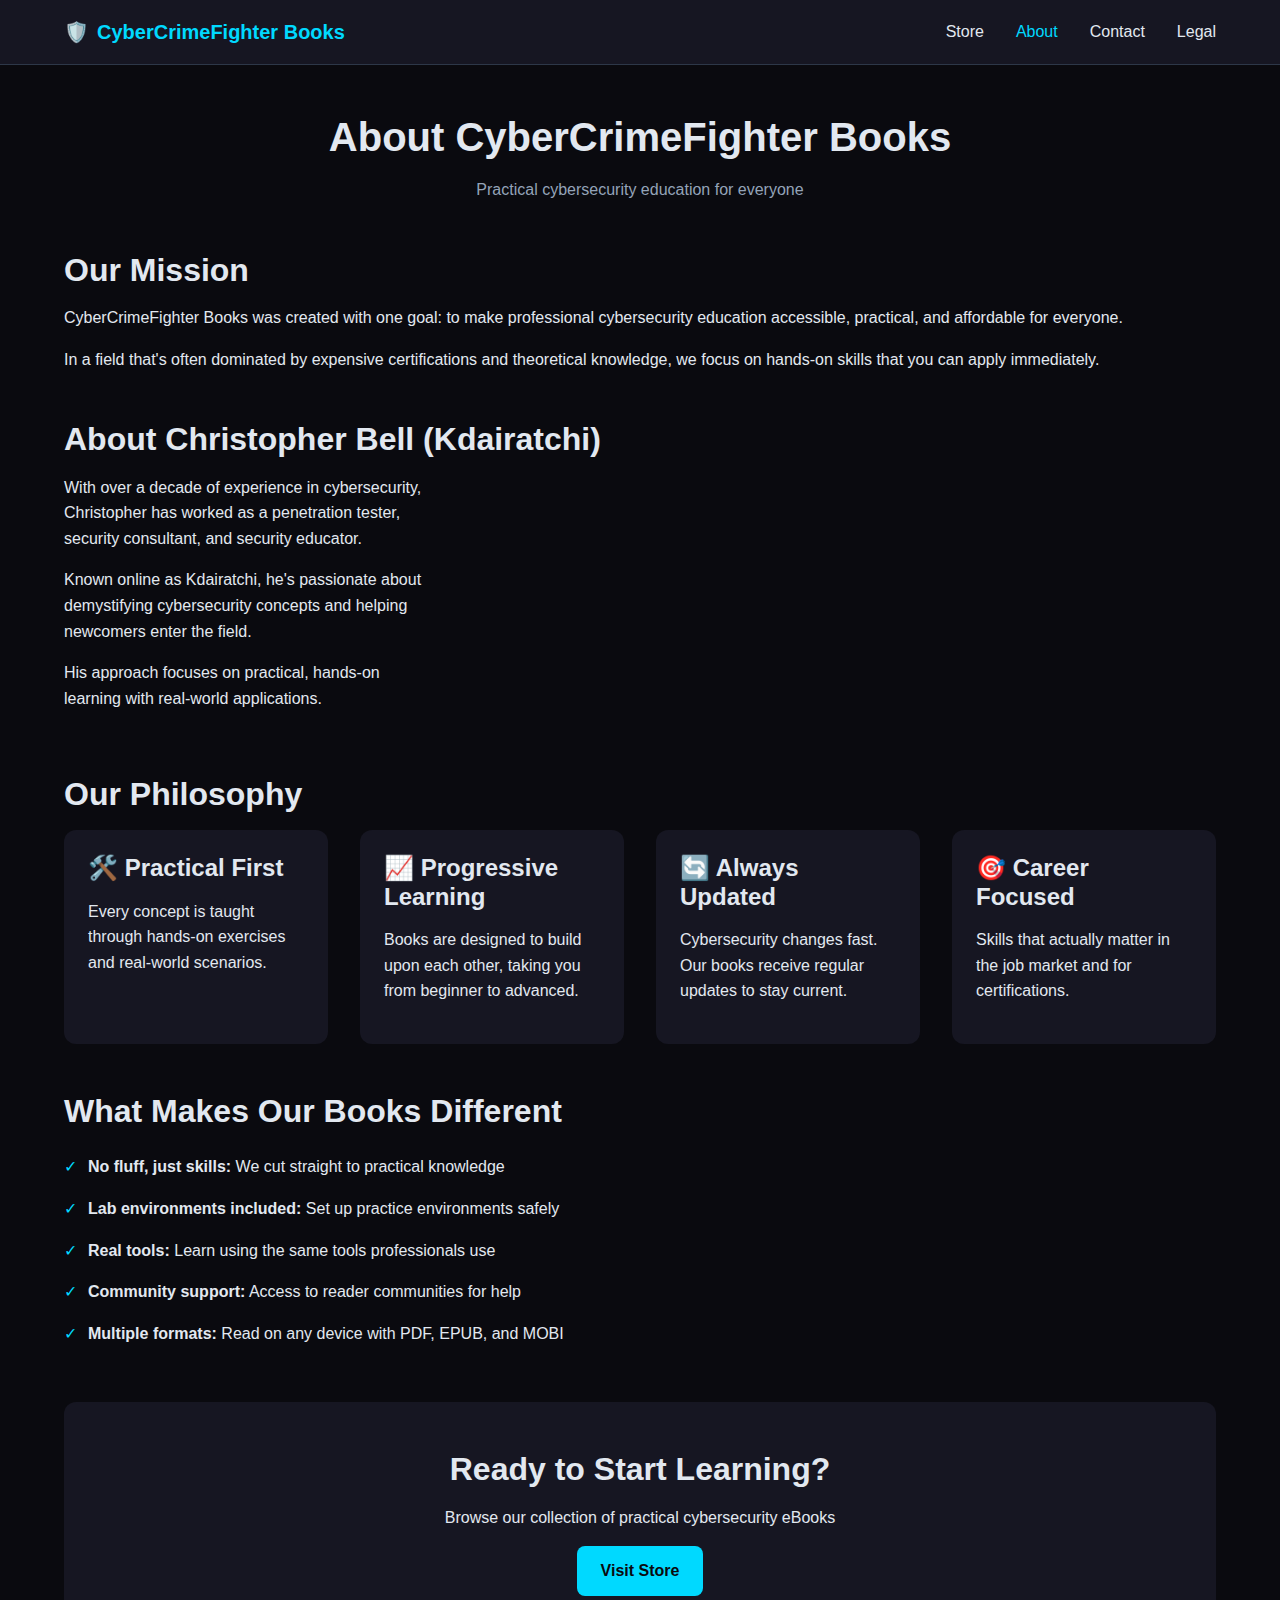
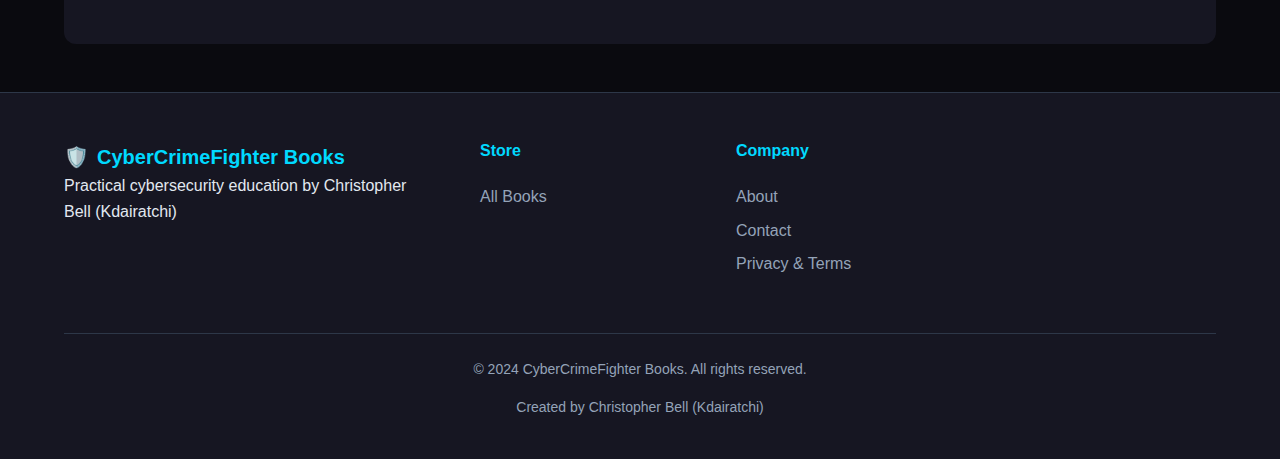
<file: about.html>
<!DOCTYPE html>
<html lang="en">
<head>
    <meta charset="UTF-8">
    <meta name="viewport" content="width=device-width, initial-scale=1.0">
    <title>About - CyberCrimeFighter Books | Christopher Bell</title>
    <meta name="description" content="Learn about Christopher Bell (Kdairatchi), creator of CyberCrimeFighter Books and cybersecurity educator.">
    
    <!-- Open Graph Tags -->
    <meta property="og:title" content="About - CyberCrimeFighter Books">
    <meta property="og:description" content="Learn about Christopher Bell, creator of CyberCrimeFighter Books.">
    <meta property="og:type" content="website">
    <meta property="og:url" content="https://yourusername.github.io/about.html">
    
    <!-- CSS -->
    <link rel="stylesheet" href="assets/styles.css">
</head>
<body>
    <!-- Navigation -->
    <nav class="navbar">
        <div class="container nav-container">
            <a href="index.html" class="logo">
                <span class="logo-icon">🛡️</span>
                <span class="logo-text">CyberCrimeFighter Books</span>
            </a>
            
            <button class="mobile-menu-btn" aria-label="Toggle menu">☰</button>
            
            <div class="nav-links">
                <a href="index.html">Store</a>
                <a href="about.html" class="active">About</a>
                <a href="contact.html">Contact</a>
                <a href="legal.html">Legal</a>
            </div>
        </div>
    </nav>

    <!-- About Content -->
    <main class="container">
        <div class="about-content">
            <div class="about-header">
                <h1 class="page-title">About CyberCrimeFighter Books</h1>
                <p class="page-subtitle">Practical cybersecurity education for everyone</p>
            </div>
            
            <div class="about-section">
                <h2>Our Mission</h2>
                <p>CyberCrimeFighter Books was created with one goal: to make professional cybersecurity education accessible, practical, and affordable for everyone.</p>
                <p>In a field that's often dominated by expensive certifications and theoretical knowledge, we focus on hands-on skills that you can apply immediately.</p>
            </div>
            
            <div class="about-section">
                <h2>About Christopher Bell (Kdairatchi)</h2>
                <div class="creator-info">
                    <div class="creator-text">
                        <p>With over a decade of experience in cybersecurity, Christopher has worked as a penetration tester, security consultant, and security educator.</p>
                        <p>Known online as Kdairatchi, he's passionate about demystifying cybersecurity concepts and helping newcomers enter the field.</p>
                        <p>His approach focuses on practical, hands-on learning with real-world applications.</p>
                    </div>
                </div>
            </div>
            
            <div class="about-section">
                <h2>Our Philosophy</h2>
                <div class="philosophy-grid">
                    <div class="philosophy-item">
                        <h3>🛠️ Practical First</h3>
                        <p>Every concept is taught through hands-on exercises and real-world scenarios.</p>
                    </div>
                    <div class="philosophy-item">
                        <h3>📈 Progressive Learning</h3>
                        <p>Books are designed to build upon each other, taking you from beginner to advanced.</p>
                    </div>
                    <div class="philosophy-item">
                        <h3>🔄 Always Updated</h3>
                        <p>Cybersecurity changes fast. Our books receive regular updates to stay current.</p>
                    </div>
                    <div class="philosophy-item">
                        <h3>🎯 Career Focused</h3>
                        <p>Skills that actually matter in the job market and for certifications.</p>
                    </div>
                </div>
            </div>
            
            <div class="about-section">
                <h2>What Makes Our Books Different</h2>
                <ul class="feature-list">
                    <li><strong>No fluff, just skills:</strong> We cut straight to practical knowledge</li>
                    <li><strong>Lab environments included:</strong> Set up practice environments safely</li>
                    <li><strong>Real tools:</strong> Learn using the same tools professionals use</li>
                    <li><strong>Community support:</strong> Access to reader communities for help</li>
                    <li><strong>Multiple formats:</strong> Read on any device with PDF, EPUB, and MOBI</li>
                </ul>
            </div>
            
            <div class="cta-box">
                <h2>Ready to Start Learning?</h2>
                <p>Browse our collection of practical cybersecurity eBooks</p>
                <a href="index.html" class="btn btn-primary">Visit Store</a>
            </div>
        </div>
    </main>

    <!-- Footer -->
    <footer class="footer">
        <div class="container">
            <div class="footer-content">
                <div class="footer-brand">
                    <a href="index.html" class="logo">
                        <span class="logo-icon">🛡️</span>
                        <span class="logo-text">CyberCrimeFighter Books</span>
                    </a>
                    <p>Practical cybersecurity education by Christopher Bell (Kdairatchi)</p>
                </div>
                
                <div class="footer-links">
                    <div class="footer-column">
                        <h4>Store</h4>
                        <a href="index.html">All Books</a>
                    </div>
                    <div class="footer-column">
                        <h4>Company</h4>
                        <a href="about.html">About</a>
                        <a href="contact.html">Contact</a>
                        <a href="legal.html">Privacy & Terms</a>
                    </div>
                </div>
            </div>
            
            <div class="footer-bottom">
                <p>&copy; <span id="current-year">2024</span> CyberCrimeFighter Books. All rights reserved.</p>
                <p>Created by Christopher Bell (Kdairatchi)</p>
            </div>
        </div>
    </footer>

    <script>
        document.addEventListener('DOMContentLoaded', function() {
            setupMobileMenu();
            document.getElementById('current-year').textContent = new Date().getFullYear();
        });
    </script>
</body>
</html>
</file>
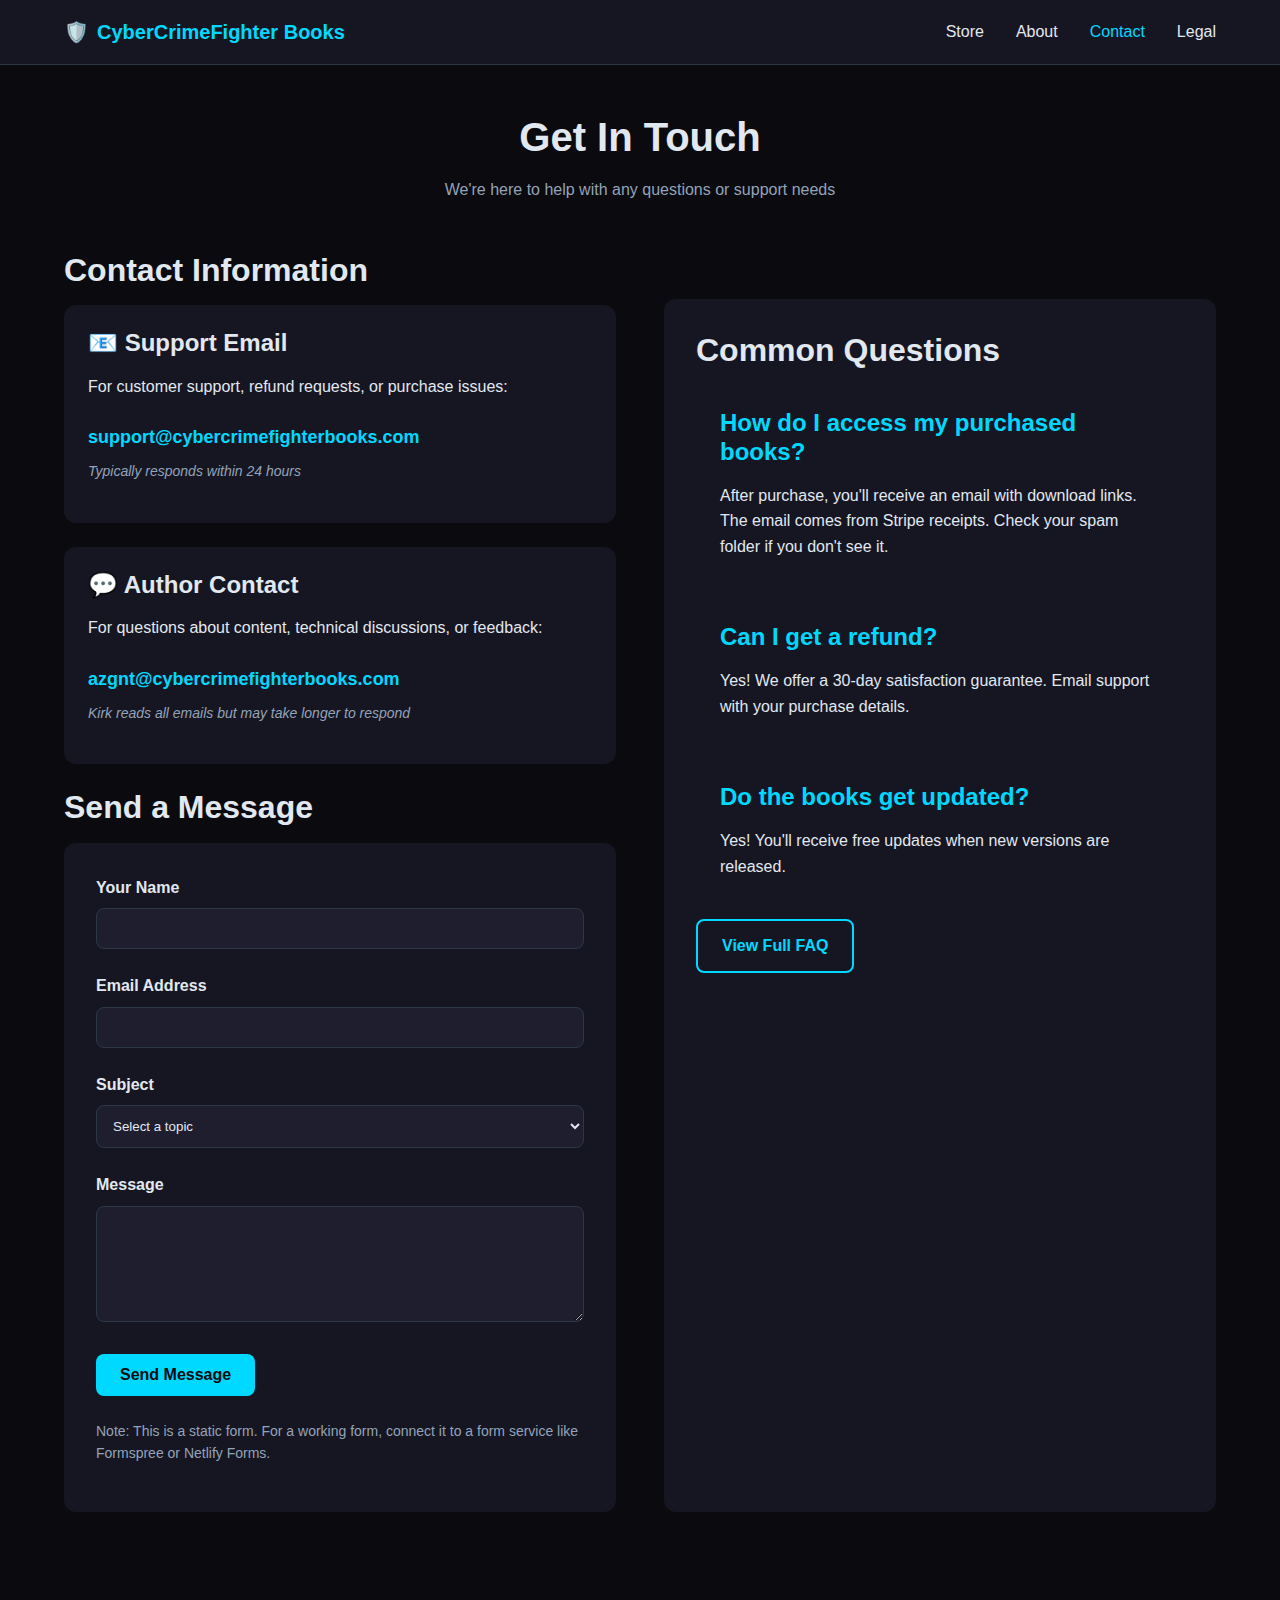
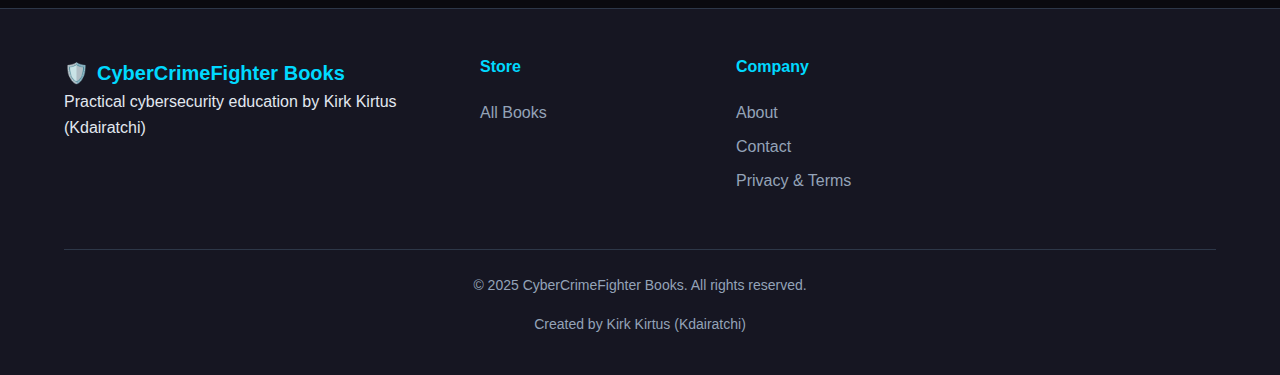
<file: contact.html>
<!DOCTYPE html>
<html lang="en">
<head>
    <meta charset="UTF-8">
    <meta name="viewport" content="width=device-width, initial-scale=1.0">
    <title>Contact - CyberCrimeFighter Books</title>
    <meta name="description" content="Get in touch with CyberCrimeFighter Books for support, questions, or feedback.">
    
    <!-- Open Graph Tags -->
    <meta property="og:title" content="Contact - CyberCrimeFighter Books">
    <meta property="og:description" content="Get in touch with CyberCrimeFighter Books.">
    <meta property="og:type" content="website">
    <meta property="og:url" content="https://recondock.xyz/contact.html">
    
    <!-- CSS -->
    <link rel="stylesheet" href="assets/styles.css">
</head>
<body>
    <!-- Navigation -->
    <nav class="navbar">
        <div class="container nav-container">
            <a href="index.html" class="logo">
                <span class="logo-icon">🛡️</span>
                <span class="logo-text">CyberCrimeFighter Books</span>
            </a>
            
            <button class="mobile-menu-btn" aria-label="Toggle menu">☰</button>
            
            <div class="nav-links">
                <a href="index.html">Store</a>
                <a href="about.html">About</a>
                <a href="contact.html" class="active">Contact</a>
                <a href="legal.html">Legal</a>
            </div>
        </div>
    </nav>

    <!-- Contact Content -->
    <main class="container">
        <div class="contact-content">
            <div class="contact-header">
                <h1 class="page-title">Get In Touch</h1>
                <p class="page-subtitle">We're here to help with any questions or support needs</p>
            </div>
            
            <div class="contact-grid">
                <div class="contact-info">
                    <h2>Contact Information</h2>
                    
                    <div class="contact-method">
                        <h3>📧 Support Email</h3>
                        <p>For customer support, refund requests, or purchase issues:</p>
                        <a href="mailto:azgnt@proton.me" class="contact-link">
                            support@cybercrimefighterbooks.com
                        </a>
                        <p class="response-time">Typically responds within 24 hours</p>
                    </div>
                    
                    <div class="contact-method">
                        <h3>💬 Author Contact</h3>
                        <p>For questions about content, technical discussions, or feedback:</p>
                        <a href="mailto:azgnt@proton.me" class="contact-link">
                            azgnt@cybercrimefighterbooks.com
                        </a>
                        <p class="response-time">Kirk reads all emails but may take longer to respond</p>
                    </div>
                
                <div class="contact-form-section">
                    <h2>Send a Message</h2>
                    <form id="contact-form" class="contact-form">
                        <div class="form-group">
                            <label for="name">Your Name</label>
                            <input type="text" id="name" name="name" required>
                        </div>
                        
                        <div class="form-group">
                            <label for="email">Email Address</label>
                            <input type="email" id="email" name="email" required>
                        </div>
                        
                        <div class="form-group">
                            <label for="subject">Subject</label>
                            <select id="subject" name="subject" required>
                                <option value="">Select a topic</option>
                                <option value="support">Customer Support</option>
                                <option value="refund">Refund Request</option>
                                <option value="technical">Technical Issue</option>
                                <option value="content">Content Question</option>
                                <option value="feedback">Feedback/Suggestion</option>
                                <option value="other">Other</option>
                            </select>
                        </div>
                        
                        <div class="form-group">
                            <label for="message">Message</label>
                            <textarea id="message" name="message" rows="6" required></textarea>
                        </div>
                        
                        <button type="submit" class="btn btn-primary">Send Message</button>
                        <p class="form-note">Note: This is a static form. For a working form, connect it to a form service like Formspree or Netlify Forms.</p>
                    </form>
                </div>
            </div>
            
            <div class="faq-preview">
                <h2>Common Questions</h2>
                <div class="faq-items">
                    <div class="faq-item">
                        <h3>How do I access my purchased books?</h3>
                        <p>After purchase, you'll receive an email with download links. The email comes from Stripe receipts. Check your spam folder if you don't see it.</p>
                    </div>
                    <div class="faq-item">
                        <h3>Can I get a refund?</h3>
                        <p>Yes! We offer a 30-day satisfaction guarantee. Email support with your purchase details.</p>
                    </div>
                    <div class="faq-item">
                        <h3>Do the books get updated?</h3>
                        <p>Yes! You'll receive free updates when new versions are released.</p>
                    </div>
                </div>
                <a href="index.html#faq" class="btn btn-secondary">View Full FAQ</a>
            </div>
        </div>
    </main>

    <!-- Footer -->
    <footer class="footer">
        <div class="container">
            <div class="footer-content">
                <div class="footer-brand">
                    <a href="index.html" class="logo">
                        <span class="logo-icon">🛡️</span>
                        <span class="logo-text">CyberCrimeFighter Books</span>
                    </a>
                    <p>Practical cybersecurity education by Kirk Kirtus (Kdairatchi)</p>
                </div>
                
                <div class="footer-links">
                    <div class="footer-column">
                        <h4>Store</h4>
                        <a href="index.html">All Books</a>
                    </div>
                    <div class="footer-column">
                        <h4>Company</h4>
                        <a href="about.html">About</a>
                        <a href="contact.html">Contact</a>
                        <a href="legal.html">Privacy & Terms</a>
                    </div>
                </div>
            </div>
            
            <div class="footer-bottom">
                <p>&copy; <span id="current-year">2025</span> CyberCrimeFighter Books. All rights reserved.</p>
                <p>Created by Kirk Kirtus (Kdairatchi)</p>
            </div>
        </div>
    </footer>

    <script>
        document.addEventListener('DOMContentLoaded', function() {
            setupMobileMenu();
            document.getElementById('current-year').textContent = new Date().getFullYear();
            
            // Simple form handling (for demo)
            const form = document.getElementById('contact-form');
            if (form) {
                form.addEventListener('submit', function(e) {
                    e.preventDefault();
                    alert('Thank you for your message! This is a demo form. To make it work, connect it to a form service like Formspree.');
                    form.reset();
                });
            }
        });
    </script>
</body>
</html>
</file>
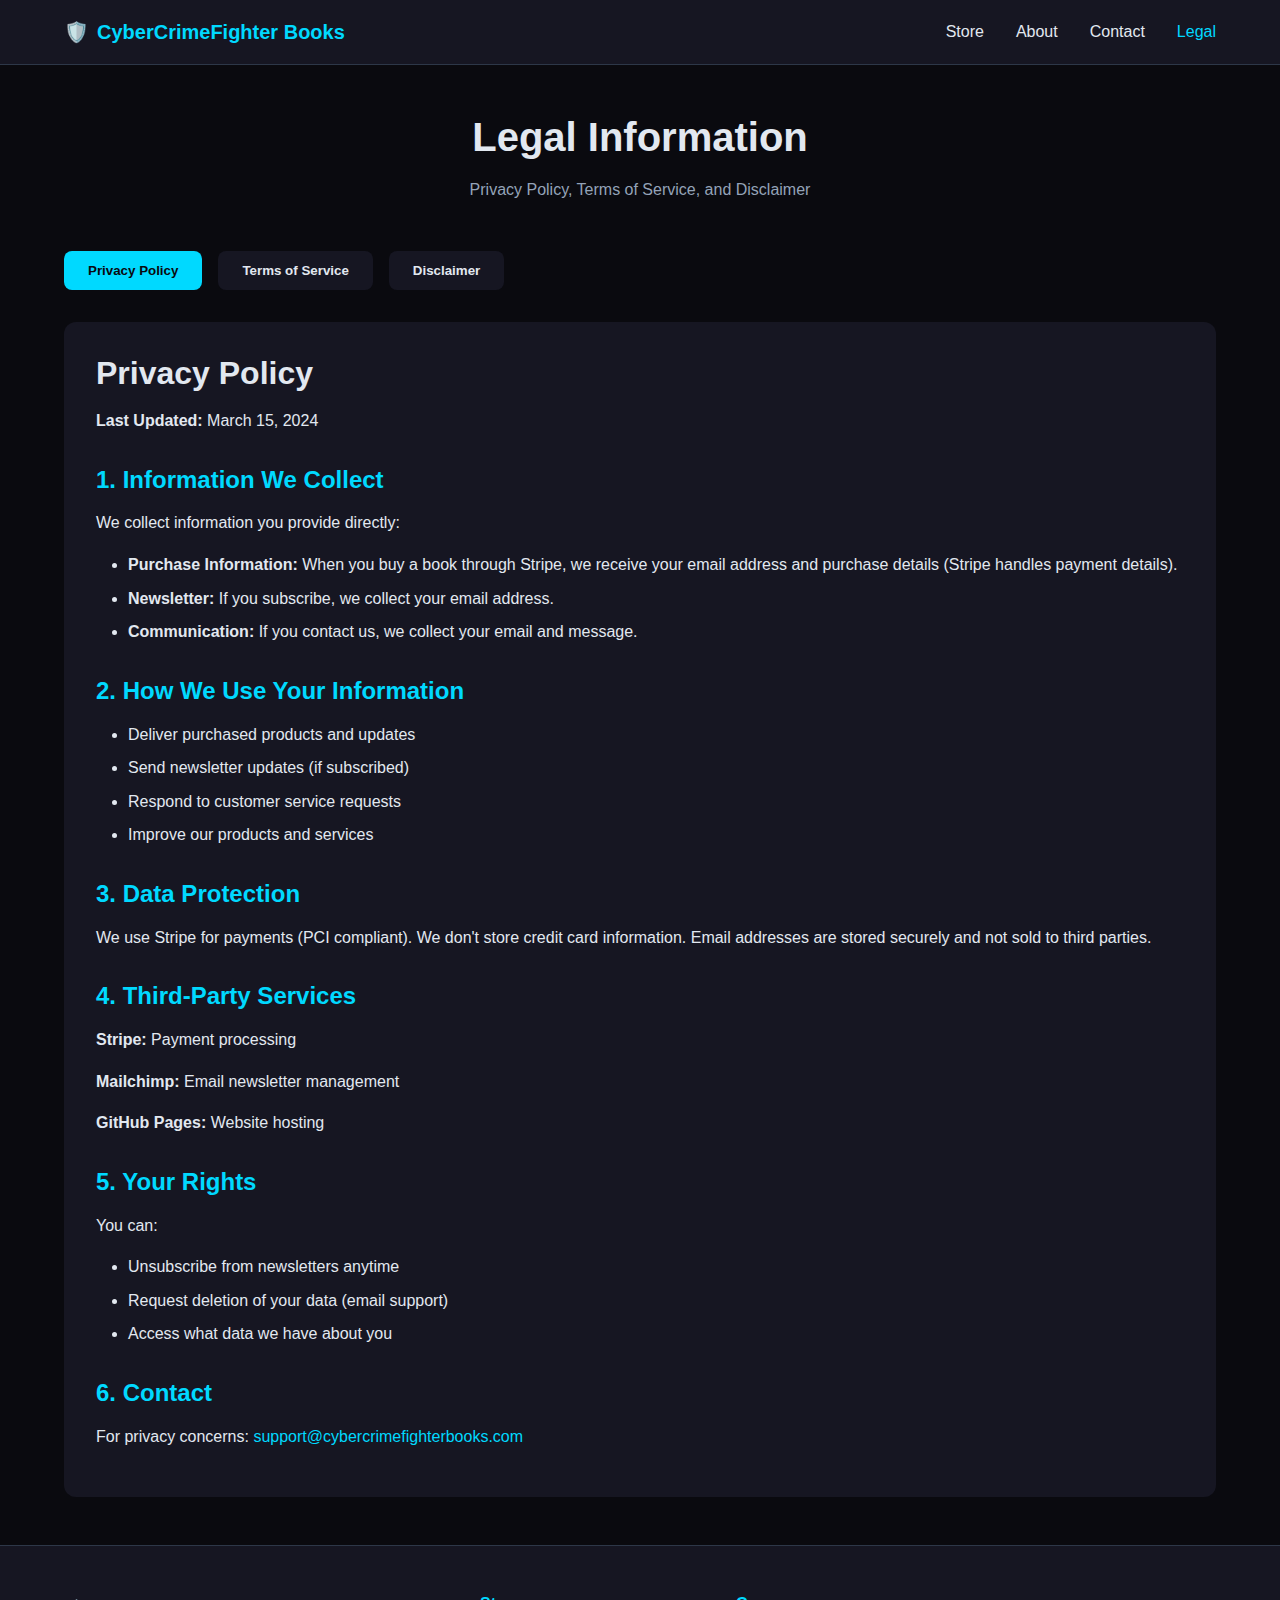
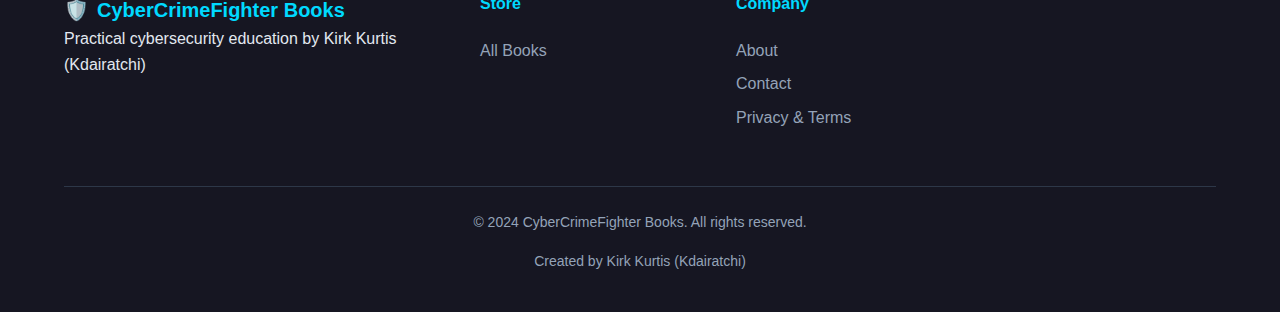
<file: legal.html>
<!DOCTYPE html>
<html lang="en">
<head>
    <meta charset="UTF-8">
    <meta name="viewport" content="width=device-width, initial-scale=1.0">
    <title>Privacy & Terms - CyberCrimeFighter Books</title>
    <meta name="description" content="Privacy policy, terms of service, and legal information for CyberCrimeFighter Books.">
    
    <!-- Open Graph Tags -->
    <meta property="og:title" content="Legal - CyberCrimeFighter Books">
    <meta property="og:description" content="Privacy policy and terms of service.">
    <meta property="og:type" content="website">
    <meta property="og:url" content="https://CyberCrimeFighter.github.io/books/legal.html">
    
    <!-- CSS -->
    <link rel="stylesheet" href="assets/styles.css">
</head>
<body>
    <!-- Navigation -->
    <nav class="navbar">
        <div class="container nav-container">
            <a href="index.html" class="logo">
                <span class="logo-icon">🛡️</span>
                <span class="logo-text">CyberCrimeFighter Books</span>
            </a>
            
            <button class="mobile-menu-btn" aria-label="Toggle menu">☰</button>
            
            <div class="nav-links">
                <a href="index.html">Store</a>
                <a href="about.html">About</a>
                <a href="contact.html">Contact</a>
                <a href="legal.html" class="active">Legal</a>
            </div>
        </div>
    </nav>

    <!-- Legal Content -->
    <main class="container">
        <div class="legal-content">
            <div class="legal-header">
                <h1 class="page-title">Legal Information</h1>
                <p class="page-subtitle">Privacy Policy, Terms of Service, and Disclaimer</p>
            </div>
            
            <div class="legal-tabs">
                <button class="legal-tab active" data-tab="privacy">Privacy Policy</button>
                <button class="legal-tab" data-tab="terms">Terms of Service</button>
                <button class="legal-tab" data-tab="disclaimer">Disclaimer</button>
            </div>
            
            <div class="legal-section active" id="privacy">
                <h2>Privacy Policy</h2>
                <p><strong>Last Updated:</strong> March 15, 2024</p>
                
                <h3>1. Information We Collect</h3>
                <p>We collect information you provide directly:</p>
                <ul>
                    <li><strong>Purchase Information:</strong> When you buy a book through Stripe, we receive your email address and purchase details (Stripe handles payment details).</li>
                    <li><strong>Newsletter:</strong> If you subscribe, we collect your email address.</li>
                    <li><strong>Communication:</strong> If you contact us, we collect your email and message.</li>
                </ul>
                
                <h3>2. How We Use Your Information</h3>
                <ul>
                    <li>Deliver purchased products and updates</li>
                    <li>Send newsletter updates (if subscribed)</li>
                    <li>Respond to customer service requests</li>
                    <li>Improve our products and services</li>
                </ul>
                
                <h3>3. Data Protection</h3>
                <p>We use Stripe for payments (PCI compliant). We don't store credit card information. Email addresses are stored securely and not sold to third parties.</p>
                
                <h3>4. Third-Party Services</h3>
                <p><strong>Stripe:</strong> Payment processing</p>
                <p><strong>Mailchimp:</strong> Email newsletter management</p>
                <p><strong>GitHub Pages:</strong> Website hosting</p>
                
                <h3>5. Your Rights</h3>
                <p>You can:</p>
                <ul>
                    <li>Unsubscribe from newsletters anytime</li>
                    <li>Request deletion of your data (email support)</li>
                    <li>Access what data we have about you</li>
                </ul>
                
                <h3>6. Contact</h3>
                <p>For privacy concerns: <a href="mailto:support@cybercrimefighterbooks.com">support@cybercrimefighterbooks.com</a></p>
            </div>
            
            <div class="legal-section" id="terms">
                <h2>Terms of Service</h2>
                
                <h3>1. Digital Products License</h3>
                <p>When you purchase an eBook:</p>
                <ul>
                    <li>You receive a personal, non-transferable license</li>
                    <li>You may use it for personal learning and reference</li>
                    <li>You may not redistribute, resell, or share the files</li>
                    <li>You receive lifetime updates for that product</li>
                </ul>
                
                <h3>2. Refund Policy</h3>
                <p>30-day satisfaction guarantee. Email support for refunds. Refunds may take 5-10 business days to process.</p>
                
                <h3>3. Account Responsibility</h3>
                <p>You are responsible for:</p>
                <ul>
                    <li>Safeguarding download links</li>
                    <li>Keeping your email accessible for updates</li>
                    <li>Using products for legal, ethical purposes only</li>
                </ul>
                
                <h3>4. Modifications</h3>
                <p>We may update these terms. Continued use constitutes acceptance.</p>
            </div>
            
            <div class="legal-section" id="disclaimer">
                <h2>Disclaimer</h2>
                
                <h3>1. Educational Purpose Only</h3>
                <p>These books are for educational purposes. The techniques should only be used:</p>
                <ul>
                    <li>On systems you own or have explicit permission to test</li>
                    <li>In compliance with all applicable laws</li>
                    <li>As part of authorized security testing or learning</li>
                </ul>
                
                <h3>2. No Guarantees</h3>
                <p>While we strive for accuracy:</p>
                <ul>
                    <li>Cybersecurity is constantly evolving</li>
                    <li>Techniques may become outdated</li>
                    <li>We make no guarantees about job placement or certification success</li>
                </ul>
                
                <h3>3. Professional Advice</h3>
                <p>This is not legal advice. Consult professionals for legal, compliance, or business decisions.</p>
                
                <h3>4. Limitation of Liability</h3>
                <p>We're not liable for damages resulting from use of information in our books. Use responsibly and legally.</p>
            </div>
        </div>
    </main>

    <!-- Footer -->
    <footer class="footer">
        <div class="container">
            <div class="footer-content">
                <div class="footer-brand">
                    <a href="index.html" class="logo">
                        <span class="logo-icon">🛡️</span>
                        <span class="logo-text">CyberCrimeFighter Books</span>
                    </a>
                    <p>Practical cybersecurity education by Kirk Kurtis (Kdairatchi)</p>
                </div>
                
                <div class="footer-links">
                    <div class="footer-column">
                        <h4>Store</h4>
                        <a href="index.html">All Books</a>
                    </div>
                    <div class="footer-column">
                        <h4>Company</h4>
                        <a href="about.html">About</a>
                        <a href="contact.html">Contact</a>
                        <a href="legal.html">Privacy & Terms</a>
                    </div>
                </div>
            </div>
            
            <div class="footer-bottom">
                <p>&copy; <span id="current-year">2024</span> CyberCrimeFighter Books. All rights reserved.</p>
                <p>Created by Kirk Kurtis (Kdairatchi)</p>
            </div>
        </div>
    </footer>

    <script>
        document.addEventListener('DOMContentLoaded', function() {
            setupMobileMenu();
            document.getElementById('current-year').textContent = new Date().getFullYear();
            
            // Legal tabs functionality
            const tabs = document.querySelectorAll('.legal-tab');
            const sections = document.querySelectorAll('.legal-section');
            
            tabs.forEach(tab => {
                tab.addEventListener('click', () => {
                    const tabId = tab.getAttribute('data-tab');
                    
                    // Update active tab
                    tabs.forEach(t => t.classList.remove('active'));
                    tab.classList.add('active');
                    
                    // Show active section
                    sections.forEach(section => {
                        section.classList.remove('active');
                        if (section.id === tabId) {
                            section.classList.add('active');
                        }
                    });
                });
            });
        });
    </script>
</body>
</html>
</file>
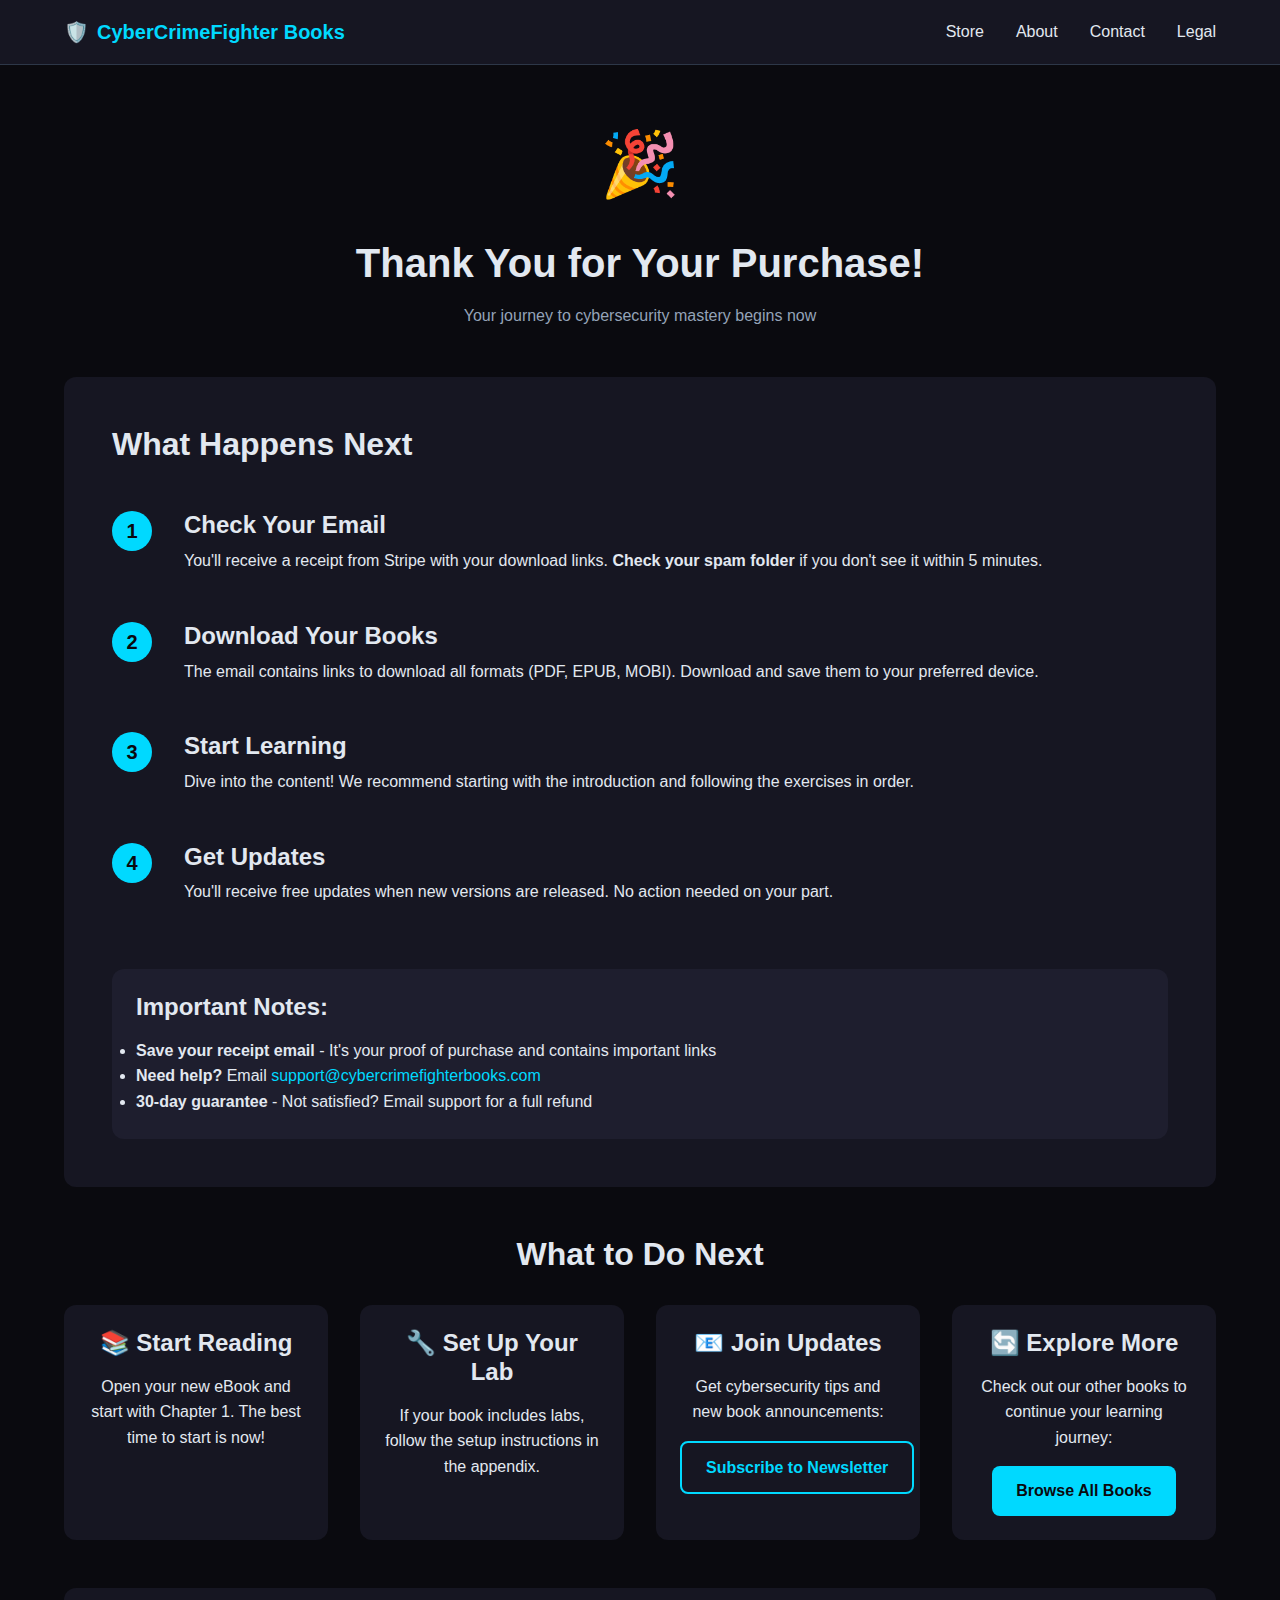
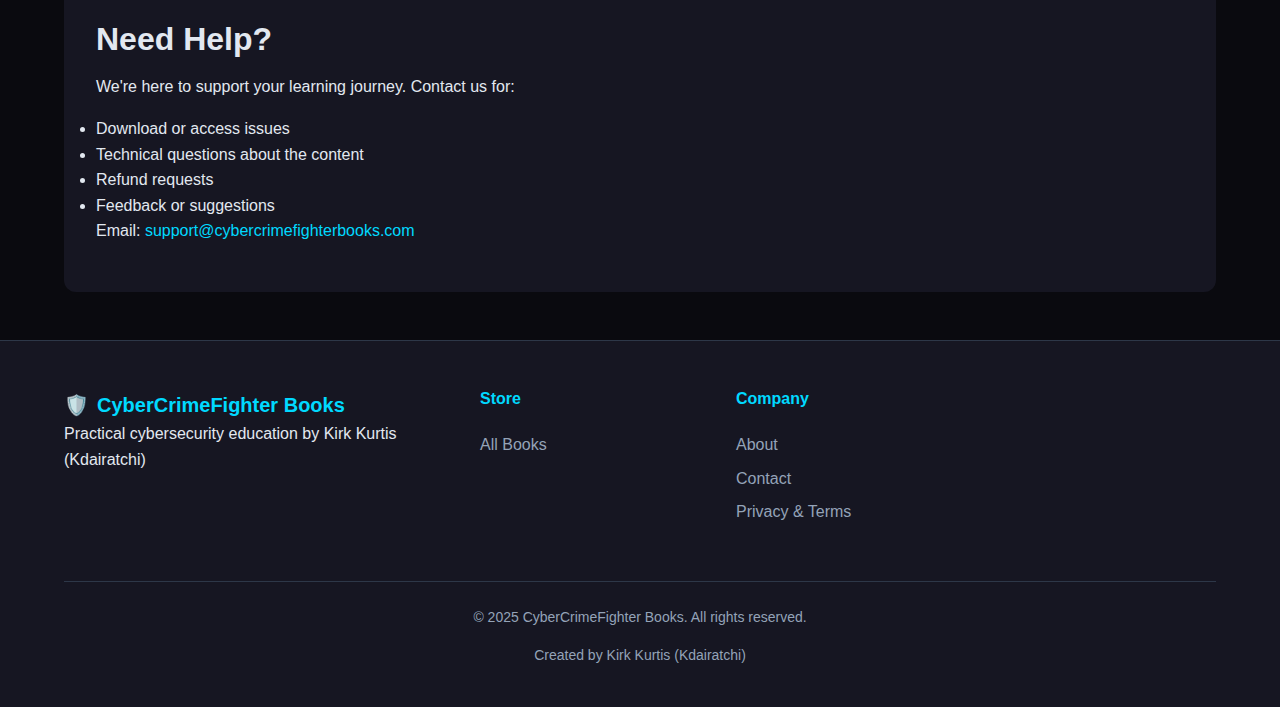
<file: thanks.html>
<!DOCTYPE html>
<html lang="en">
<head>
    <meta charset="UTF-8">
    <meta name="viewport" content="width=device-width, initial-scale=1.0">
    <title>Thank You! - CyberCrimeFighter Books</title>
    <meta name="description" content="Thank you for your purchase from CyberCrimeFighter Books.">
    
    <!-- Open Graph Tags -->
    <meta property="og:title" content="Thank You! - CyberCrimeFighter Books">
    <meta property="og:description" content="Thank you for your purchase.">
    <meta property="og:type" content="website">
    <meta property="og:url" content="https://CyberCrimeFighter.github.io/books/thanks.html">
    
    <!-- CSS -->
    <link rel="stylesheet" href="assets/styles.css">
</head>
<body>
    <!-- Navigation -->
    <nav class="navbar">
        <div class="container nav-container">
            <a href="index.html" class="logo">
                <span class="logo-icon">🛡️</span>
                <span class="logo-text">CyberCrimeFighter Books</span>
            </a>
            
            <button class="mobile-menu-btn" aria-label="Toggle menu">☰</button>
            
            <div class="nav-links">
                <a href="index.html">Store</a>
                <a href="about.html">About</a>
                <a href="contact.html">Contact</a>
                <a href="legal.html">Legal</a>
            </div>
        </div>
    </nav>

    <!-- Thank You Content -->
    <main class="container">
        <div class="thank-you-content">
            <div class="thank-you-header">
                <div class="thank-you-icon">🎉</div>
                <h1 class="page-title">Thank You for Your Purchase!</h1>
                <p class="page-subtitle">Your journey to cybersecurity mastery begins now</p>
            </div>
            
            <div class="thank-you-card">
                <h2>What Happens Next</h2>
                
                <div class="steps">
                    <div class="step">
                        <div class="step-number">1</div>
                        <div class="step-content">
                            <h3>Check Your Email</h3>
                            <p>You'll receive a receipt from Stripe with your download links. <strong>Check your spam folder</strong> if you don't see it within 5 minutes.</p>
                        </div>
                    </div>
                    
                    <div class="step">
                        <div class="step-number">2</div>
                        <div class="step-content">
                            <h3>Download Your Books</h3>
                            <p>The email contains links to download all formats (PDF, EPUB, MOBI). Download and save them to your preferred device.</p>
                        </div>
                    </div>
                    
                    <div class="step">
                        <div class="step-number">3</div>
                        <div class="step-content">
                            <h3>Start Learning</h3>
                            <p>Dive into the content! We recommend starting with the introduction and following the exercises in order.</p>
                        </div>
                    </div>
                    
                    <div class="step">
                        <div class="step-number">4</div>
                        <div class="step-content">
                            <h3>Get Updates</h3>
                            <p>You'll receive free updates when new versions are released. No action needed on your part.</p>
                        </div>
                    </div>
                </div>
                
                <div class="important-notes">
                    <h3>Important Notes:</h3>
                    <ul>
                        <li><strong>Save your receipt email</strong> - It's your proof of purchase and contains important links</li>
                        <li><strong>Need help?</strong> Email <a href="mailto:support@cybercrimefighterbooks.com">support@cybercrimefighterbooks.com</a></li>
                        <li><strong>30-day guarantee</strong> - Not satisfied? Email support for a full refund</li>
                    </ul>
                </div>
            </div>
            
            <div class="next-steps">
                <h2>What to Do Next</h2>
                <div class="next-steps-grid">
                    <div class="next-step-card">
                        <h3>📚 Start Reading</h3>
                        <p>Open your new eBook and start with Chapter 1. The best time to start is now!</p>
                    </div>
                    
                    <div class="next-step-card">
                        <h3>🔧 Set Up Your Lab</h3>
                        <p>If your book includes labs, follow the setup instructions in the appendix.</p>
                    </div>
                    
                    <div class="next-step-card">
                        <h3>📧 Join Updates</h3>
                        <p>Get cybersecurity tips and new book announcements:</p>
                        <a href="index.html#newsletter" class="btn btn-secondary">Subscribe to Newsletter</a>
                    </div>
                    
                    <div class="next-step-card">
                        <h3>🔄 Explore More</h3>
                        <p>Check out our other books to continue your learning journey:</p>
                        <a href="index.html" class="btn btn-primary">Browse All Books</a>
                    </div>
                </div>
            </div>
            
            <div class="support-reminder">
                <h2>Need Help?</h2>
                <p>We're here to support your learning journey. Contact us for:</p>
                <ul>
                    <li>Download or access issues</li>
                    <li>Technical questions about the content</li>
                    <li>Refund requests</li>
                    <li>Feedback or suggestions</li>
                </ul>
                <p>Email: <a href="mailto:azgnt@proton.me">support@cybercrimefighterbooks.com</a></p>
            </div>
        </div>
    </main>

    <!-- Footer -->
    <footer class="footer">
        <div class="container">
            <div class="footer-content">
                <div class="footer-brand">
                    <a href="index.html" class="logo">
                        <span class="logo-icon">🛡️</span>
                        <span class="logo-text">CyberCrimeFighter Books</span>
                    </a>
                    <p>Practical cybersecurity education by Kirk Kurtis (Kdairatchi)</p>
                </div>
                
                <div class="footer-links">
                    <div class="footer-column">
                        <h4>Store</h4>
                        <a href="index.html">All Books</a>
                    </div>
                    <div class="footer-column">
                        <h4>Company</h4>
                        <a href="about.html">About</a>
                        <a href="contact.html">Contact</a>
                        <a href="legal.html">Privacy & Terms</a>
                    </div>
                </div>
            </div>
            
            <div class="footer-bottom">
                <p>&copy; <span id="current-year">2025</span> CyberCrimeFighter Books. All rights reserved.</p>
                <p>Created by Kirk Kurtis (Kdairatchi)</p>
            </div>
        </div>
    </footer>

    <script>
        document.addEventListener('DOMContentLoaded', function() {
            setupMobileMenu();
            document.getElementById('current-year').textContent = new Date().getFullYear();
        });
    </script>
</body>
</html>
</file>
<file: assets/styles.css>
/* ===== RESET & BASE STYLES ===== */
* {
    margin: 0;
    padding: 0;
    box-sizing: border-box;
}

:root {
    /* Color Palette - Dark theme with neon accents */
    --color-bg: #0a0a0f;
    --color-surface: #161622;
    --color-surface-light: #1e1e2e;
    --color-text: #e2e8f0;
    --color-text-secondary: #94a3b8;
    --color-accent: #00d9ff;
    --color-accent-dark: #0099cc;
    --color-success: #10b981;
    --color-warning: #f59e0b;
    --color-danger: #ef4444;
    --color-border: #2d3748;
    
    /* Typography - System fonts stack */
    --font-primary: -apple-system, BlinkMacSystemFont, 'Segoe UI', Roboto, Oxygen, Ubuntu, Cantarell, sans-serif;
    --font-mono: 'SF Mono', Monaco, 'Cascadia Code', 'Roboto Mono', monospace;
    
    /* Spacing */
    --spacing-xs: 0.5rem;
    --spacing-sm: 1rem;
    --spacing-md: 1.5rem;
    --spacing-lg: 2rem;
    --spacing-xl: 3rem;
    
    /* Border Radius */
    --radius-sm: 0.375rem;
    --radius-md: 0.5rem;
    --radius-lg: 0.75rem;
    
    /* Shadows */
    --shadow-sm: 0 1px 2px rgba(0, 0, 0, 0.5);
    --shadow-md: 0 4px 6px rgba(0, 0, 0, 0.7);
    --shadow-lg: 0 10px 15px rgba(0, 0, 0, 0.8);
    --shadow-glow: 0 0 15px rgba(0, 217, 255, 0.3);
}

html {
    scroll-behavior: smooth;
}

body {
    font-family: var(--font-primary);
    background-color: var(--color-bg);
    color: var(--color-text);
    line-height: 1.6;
    min-height: 100vh;
}

.container {
    width: 100%;
    max-width: 1200px;
    margin: 0 auto;
    padding: 0 var(--spacing-md);
}

/* ===== TYPOGRAPHY ===== */
h1, h2, h3, h4, h5, h6 {
    font-weight: 700;
    line-height: 1.2;
    margin-bottom: var(--spacing-sm);
}

h1 {
    font-size: 2.5rem;
}

h2 {
    font-size: 2rem;
}

h3 {
    font-size: 1.5rem;
}

p {
    margin-bottom: var(--spacing-sm);
}

a {
    color: var(--color-accent);
    text-decoration: none;
    transition: color 0.2s ease;
}

a:hover {
    color: var(--color-accent-dark);
}

/* ===== BUTTONS ===== */
.btn {
    display: inline-flex;
    align-items: center;
    justify-content: center;
    padding: 0.75rem 1.5rem;
    border-radius: var(--radius-md);
    font-weight: 600;
    font-size: 1rem;
    border: none;
    cursor: pointer;
    transition: all 0.2s ease;
    text-align: center;
    white-space: nowrap;
}

.btn-primary {
    background-color: var(--color-accent);
    color: var(--color-bg);
}

.btn-primary:hover {
    background-color: var(--color-accent-dark);
    color: var(--color-bg);
    box-shadow: var(--shadow-glow);
}

.btn-secondary {
    background-color: transparent;
    color: var(--color-accent);
    border: 2px solid var(--color-accent);
}

.btn-secondary:hover {
    background-color: rgba(0, 217, 255, 0.1);
    box-shadow: var(--shadow-glow);
}

.btn-small {
    padding: 0.5rem 1rem;
    font-size: 0.875rem;
}

/* ===== NAVIGATION ===== */
.navbar {
    background-color: var(--color-surface);
    border-bottom: 1px solid var(--color-border);
    position: sticky;
    top: 0;
    z-index: 1000;
    backdrop-filter: blur(10px);
}

.nav-container {
    display: flex;
    align-items: center;
    justify-content: space-between;
    padding: var(--spacing-sm) var(--spacing-md);
}

.logo {
    display: flex;
    align-items: center;
    gap: var(--spacing-xs);
    font-weight: 700;
    font-size: 1.25rem;
}

.logo-icon {
    color: var(--color-accent);
}

.nav-links {
    display: flex;
    gap: var(--spacing-lg);
}

.nav-links a {
    color: var(--color-text);
    font-weight: 500;
}

.nav-links a:hover,
.nav-links a.active {
    color: var(--color-accent);
}

.mobile-menu-btn {
    display: none;
    background: none;
    border: none;
    color: var(--color-text);
    font-size: 1.5rem;
    cursor: pointer;
    padding: var(--spacing-xs);
}

/* ===== HERO SECTION ===== */
.hero {
    background: linear-gradient(135deg, rgba(10, 10, 15, 0.9) 0%, rgba(22, 22, 34, 0.9) 100%),
                url('../images/pattern.svg');
    padding: var(--spacing-xl) 0;
    text-align: center;
}

.hero-title {
    font-size: 3rem;
    margin-bottom: var(--spacing-sm);
    background: linear-gradient(90deg, var(--color-accent), #00ffaa);
    -webkit-background-clip: text;
    background-clip: text;
    color: transparent;
}

.hero-subtitle {
    font-size: 1.25rem;
    color: var(--color-text-secondary);
    max-width: 600px;
    margin: 0 auto var(--spacing-lg);
}

.hero-buttons {
    display: flex;
    gap: var(--spacing-md);
    justify-content: center;
    flex-wrap: wrap;
}

/* ===== FEATURED BOOK ===== */
.featured-section {
    padding: var(--spacing-xl) 0;
}

.section-title {
    text-align: center;
    margin-bottom: var(--spacing-lg);
    position: relative;
}

.section-title::after {
    content: '';
    display: block;
    width: 60px;
    height: 3px;
    background-color: var(--color-accent);
    margin: var(--spacing-xs) auto;
}

.featured-book {
    background-color: var(--color-surface);
    border-radius: var(--radius-lg);
    padding: var(--spacing-lg);
    display: flex;
    gap: var(--spacing-xl);
    align-items: center;
    box-shadow: var(--shadow-lg);
}

.featured-book-cover {
    flex-shrink: 0;
    width: 300px;
    border-radius: var(--radius-md);
    overflow: hidden;
    box-shadow: var(--shadow-md);
}

.featured-book-cover img {
    width: 100%;
    height: auto;
    display: block;
}

.featured-book-info h3 {
    font-size: 2rem;
    margin-bottom: var(--spacing-xs);
}

.featured-book-subtitle {
    color: var(--color-text-secondary);
    margin-bottom: var(--spacing-md);
}

.featured-book-description {
    margin-bottom: var(--spacing-md);
}

.featured-book-price {
    font-size: 2rem;
    font-weight: 700;
    color: var(--color-accent);
    margin-bottom: var(--spacing-md);
}

.featured-book-tags {
    display: flex;
    gap: var(--spacing-xs);
    flex-wrap: wrap;
    margin-bottom: var(--spacing-md);
}

.tag {
    background-color: var(--color-surface-light);
    color: var(--color-text-secondary);
    padding: 0.25rem 0.75rem;
    border-radius: var(--radius-sm);
    font-size: 0.875rem;
    font-weight: 500;
}

.featured-book-buttons {
    display: flex;
    gap: var(--spacing-md);
}

/* ===== BOOKS GRID ===== */
.books-section {
    padding: var(--spacing-xl) 0;
}

.section-header {
    margin-bottom: var(--spacing-lg);
}

.filter-controls {
    display: flex;
    flex-direction: column;
    gap: var(--spacing-md);
    margin-top: var(--spacing-lg);
}

.search-box {
    max-width: 400px;
}

.search-box input {
    width: 100%;
    padding: 0.75rem 1rem;
    background-color: var(--color-surface);
    border: 1px solid var(--color-border);
    border-radius: var(--radius-md);
    color: var(--color-text);
    font-size: 1rem;
}

.search-box input:focus {
    outline: none;
    border-color: var(--color-accent);
    box-shadow: var(--shadow-glow);
}

.tag-filters {
    display: flex;
    gap: var(--spacing-xs);
    flex-wrap: wrap;
}

.tag-filter {
    background-color: var(--color-surface);
    color: var(--color-text-secondary);
    padding: 0.5rem 1rem;
    border-radius: var(--radius-md);
    cursor: pointer;
    border: 1px solid var(--color-border);
    transition: all 0.2s ease;
}

.tag-filter:hover,
.tag-filter.active {
    background-color: var(--color-accent);
    color: var(--color-bg);
    border-color: var(--color-accent);
}

.books-grid {
    display: grid;
    grid-template-columns: repeat(auto-fill, minmax(300px, 1fr));
    gap: var(--spacing-lg);
}

.book-card {
    background-color: var(--color-surface);
    border-radius: var(--radius-lg);
    overflow: hidden;
    transition: transform 0.3s ease, box-shadow 0.3s ease;
    box-shadow: var(--shadow-md);
}

.book-card:hover {
    transform: translateY(-4px);
    box-shadow: var(--shadow-lg);
}

.book-card-cover {
    width: 100%;
    height: 200px;
    object-fit: cover;
}

.book-card-content {
    padding: var(--spacing-md);
}

.book-card-title {
    font-size: 1.25rem;
    margin-bottom: var(--spacing-xs);
}

.book-card-description {
    color: var(--color-text-secondary);
    font-size: 0.875rem;
    margin-bottom: var(--spacing-md);
    display: -webkit-box;
    -webkit-line-clamp: 3;
    -webkit-box-orient: vertical;
    overflow: hidden;
}

.book-card-price {
    font-size: 1.5rem;
    font-weight: 700;
    color: var(--color-accent);
    margin-bottom: var(--spacing-md);
}

.book-card-tags {
    display: flex;
    gap: var(--spacing-xs);
    flex-wrap: wrap;
    margin-bottom: var(--spacing-md);
}

.book-card-actions {
    display: flex;
    gap: var(--spacing-sm);
}

/* ===== TESTIMONIALS ===== */
.testimonials-section {
    padding: var(--spacing-xl) 0;
    background-color: var(--color-surface);
}

.testimonials-grid {
    display: grid;
    grid-template-columns: repeat(auto-fill, minmax(300px, 1fr));
    gap: var(--spacing-lg);
}

.testimonial-card {
    background-color: var(--color-surface-light);
    padding: var(--spacing-md);
    border-radius: var(--radius-lg);
    border-left: 4px solid var(--color-accent);
}

.testimonial-text {
    font-style: italic;
    margin-bottom: var(--spacing-sm);
}

.testimonial-author {
    font-weight: 600;
    color: var(--color-text-secondary);
}

/* ===== FAQ ===== */
.faq-section {
    padding: var(--spacing-xl) 0;
}

.faq-grid {
    display: grid;
    grid-template-columns: repeat(auto-fill, minmax(300px, 1fr));
    gap: var(--spacing-lg);
}

.faq-item {
    background-color: var(--color-surface);
    padding: var(--spacing-md);
    border-radius: var(--radius-lg);
}

.faq-item h3 {
    color: var(--color-accent);
    margin-bottom: var(--spacing-sm);
}

/* ===== NEWSLETTER ===== */
.newsletter-section {
    padding: var(--spacing-xl) 0;
    background-color: var(--color-surface);
}

.newsletter-box {
    max-width: 600px;
    margin: 0 auto;
    text-align: center;
    padding: var(--spacing-lg);
    background-color: var(--color-surface-light);
    border-radius: var(--radius-lg);
}

.newsletter-form {
    display: flex;
    gap: var(--spacing-sm);
    margin: var(--spacing-md) 0;
    flex-wrap: wrap;
    justify-content: center;
}

.newsletter-form input {
    flex: 1;
    min-width: 250px;
    padding: 0.75rem 1rem;
    background-color: var(--color-surface);
    border: 1px solid var(--color-border);
    border-radius: var(--radius-md);
    color: var(--color-text);
}

.newsletter-note {
    font-size: 0.875rem;
    color: var(--color-text-secondary);
}

/* ===== FOOTER ===== */
.footer {
    background-color: var(--color-surface);
    border-top: 1px solid var(--color-border);
    padding: var(--spacing-xl) 0 var(--spacing-md);
}

.footer-content {
    display: grid;
    grid-template-columns: 1fr 2fr;
    gap: var(--spacing-xl);
    margin-bottom: var(--spacing-xl);
}

.footer-links {
    display: grid;
    grid-template-columns: repeat(3, 1fr);
    gap: var(--spacing-lg);
}

.footer-column h4 {
    color: var(--color-accent);
    margin-bottom: var(--spacing-md);
}

.footer-column a {
    display: block;
    color: var(--color-text-secondary);
    margin-bottom: var(--spacing-xs);
}

.footer-column a:hover {
    color: var(--color-accent);
}

.footer-bottom {
    text-align: center;
    padding-top: var(--spacing-md);
    border-top: 1px solid var(--color-border);
    color: var(--color-text-secondary);
    font-size: 0.875rem;
}

/* ===== BOOK DETAIL PAGE ===== */
.book-detail-container {
    padding: var(--spacing-xl) 0;
}

.book-detail {
    display: grid;
    grid-template-columns: 1fr 2fr;
    gap: var(--spacing-xl);
    margin-bottom: var(--spacing-xl);
}

.book-detail-cover {
    width: 100%;
    border-radius: var(--radius-lg);
    overflow: hidden;
    box-shadow: var(--shadow-lg);
}

.book-detail-info {
    display: flex;
    flex-direction: column;
    gap: var(--spacing-md);
}

.book-detail-meta {
    display: flex;
    gap: var(--spacing-lg);
    flex-wrap: wrap;
    margin: var(--spacing-md) 0;
}

.meta-item {
    display: flex;
    flex-direction: column;
    gap: var(--spacing-xs);
}

.meta-label {
    font-size: 0.875rem;
    color: var(--color-text-secondary);
}

.meta-value {
    font-weight: 600;
}

.book-detail-buttons {
    display: flex;
    gap: var(--spacing-md);
    margin-top: var(--spacing-lg);
}

/* ===== ABOUT PAGE ===== */
.about-content {
    padding: var(--spacing-xl) 0;
}

.about-section {
    margin-bottom: var(--spacing-xl);
}

.creator-info {
    display: grid;
    grid-template-columns: 1fr 2fr;
    gap: var(--spacing-lg);
    align-items: center;
}

.philosophy-grid {
    display: grid;
    grid-template-columns: repeat(auto-fill, minmax(250px, 1fr));
    gap: var(--spacing-lg);
}

.philosophy-item {
    background-color: var(--color-surface);
    padding: var(--spacing-md);
    border-radius: var(--radius-lg);
}

.feature-list {
    list-style: none;
    padding-left: 0;
}

.feature-list li {
    padding: var(--spacing-xs) 0;
    padding-left: 1.5rem;
    position: relative;
}

.feature-list li::before {
    content: '✓';
    color: var(--color-accent);
    position: absolute;
    left: 0;
}

.cta-box {
    text-align: center;
    padding: var(--spacing-xl);
    background-color: var(--color-surface);
    border-radius: var(--radius-lg);
    margin-top: var(--spacing-xl);
}

/* ===== CONTACT PAGE ===== */
.contact-content {
    padding: var(--spacing-xl) 0;
}

.contact-grid {
    display: grid;
    grid-template-columns: 1fr 1fr;
    gap: var(--spacing-xl);
    margin: var(--spacing-xl) 0;
}

.contact-method {
    background-color: var(--color-surface);
    padding: var(--spacing-md);
    border-radius: var(--radius-lg);
    margin-bottom: var(--spacing-md);
}

.contact-link {
    font-size: 1.125rem;
    font-weight: 600;
    display: inline-block;
    margin: var(--spacing-xs) 0;
}

.response-time {
    font-size: 0.875rem;
    color: var(--color-text-secondary);
    font-style: italic;
}

.contact-form {
    background-color: var(--color-surface);
    padding: var(--spacing-lg);
    border-radius: var(--radius-lg);
}

.form-group {
    margin-bottom: var(--spacing-md);
}

.form-group label {
    display: block;
    margin-bottom: var(--spacing-xs);
    font-weight: 600;
}

.form-group input,
.form-group select,
.form-group textarea {
    width: 100%;
    padding: 0.75rem;
    background-color: var(--color-surface-light);
    border: 1px solid var(--color-border);
    border-radius: var(--radius-md);
    color: var(--color-text);
    font-family: var(--font-primary);
}

.form-group input:focus,
.form-group select:focus,
.form-group textarea:focus {
    outline: none;
    border-color: var(--color-accent);
    box-shadow: var(--shadow-glow);
}

.form-note {
    font-size: 0.875rem;
    color: var(--color-text-secondary);
    margin-top: var(--spacing-md);
}

.faq-preview {
    background-color: var(--color-surface);
    padding: var(--spacing-lg);
    border-radius: var(--radius-lg);
    margin-top: var(--spacing-xl);
}

/* ===== LEGAL PAGE ===== */
.legal-content {
    padding: var(--spacing-xl) 0;
}

.legal-tabs {
    display: flex;
    gap: var(--spacing-sm);
    margin-bottom: var(--spacing-lg);
    flex-wrap: wrap;
}

.legal-tab {
    background-color: var(--color-surface);
    color: var(--color-text);
    border: none;
    padding: 0.75rem 1.5rem;
    border-radius: var(--radius-md);
    cursor: pointer;
    font-weight: 600;
    transition: all 0.2s ease;
}

.legal-tab:hover,
.legal-tab.active {
    background-color: var(--color-accent);
    color: var(--color-bg);
}

.legal-section {
    display: none;
    background-color: var(--color-surface);
    padding: var(--spacing-lg);
    border-radius: var(--radius-lg);
}

.legal-section.active {
    display: block;
}

.legal-section h3 {
    margin-top: var(--spacing-lg);
    color: var(--color-accent);
}

.legal-section ul {
    padding-left: var(--spacing-lg);
    margin-bottom: var(--spacing-md);
}

.legal-section li {
    margin-bottom: var(--spacing-xs);
}

/* ===== THANK YOU PAGE ===== */
.thank-you-content {
    padding: var(--spacing-xl) 0;
    text-align: center;
}

.thank-you-icon {
    font-size: 4rem;
    margin-bottom: var(--spacing-md);
}

.thank-you-card {
    background-color: var(--color-surface);
    padding: var(--spacing-xl);
    border-radius: var(--radius-lg);
    margin: var(--spacing-xl) 0;
    text-align: left;
}

.steps {
    display: flex;
    flex-direction: column;
    gap: var(--spacing-lg);
    margin: var(--spacing-xl) 0;
}

.step {
    display: flex;
    gap: var(--spacing-lg);
    align-items: flex-start;
}

.step-number {
    flex-shrink: 0;
    width: 40px;
    height: 40px;
    background-color: var(--color-accent);
    color: var(--color-bg);
    border-radius: 50%;
    display: flex;
    align-items: center;
    justify-content: center;
    font-weight: 700;
    font-size: 1.25rem;
}

.step-content h3 {
    margin-bottom: var(--spacing-xs);
}

.important-notes {
    background-color: var(--color-surface-light);
    padding: var(--spacing-md);
    border-radius: var(--radius-lg);
    margin-top: var(--spacing-lg);
}

.next-steps-grid {
    display: grid;
    grid-template-columns: repeat(auto-fill, minmax(250px, 1fr));
    gap: var(--spacing-lg);
    margin: var(--spacing-lg) 0;
}

.next-step-card {
    background-color: var(--color-surface);
    padding: var(--spacing-md);
    border-radius: var(--radius-lg);
    text-align: center;
}

.support-reminder {
    background-color: var(--color-surface);
    padding: var(--spacing-lg);
    border-radius: var(--radius-lg);
    margin-top: var(--spacing-xl);
    text-align: left;
}

/* ===== UTILITY CLASSES ===== */
.loading {
    text-align: center;
    padding: var(--spacing-xl);
    color: var(--color-text-secondary);
}

.page-title {
    font-size: 2.5rem;
    text-align: center;
    margin-bottom: var(--spacing-sm);
}

.page-subtitle {
    text-align: center;
    color: var(--color-text-secondary);
    margin-bottom: var(--spacing-xl);
}

/* ===== MOBILE RESPONSIVENESS ===== */
@media (max-width: 768px) {
    h1 {
        font-size: 2rem;
    }
    
    h2 {
        font-size: 1.75rem;
    }
    
    .mobile-menu-btn {
        display: block;
    }
    
    .nav-links {
        display: none;
        position: absolute;
        top: 100%;
        left: 0;
        right: 0;
        background-color: var(--color-surface);
        flex-direction: column;
        padding: var(--spacing-md);
        border-top: 1px solid var(--color-border);
        box-shadow: var(--shadow-lg);
    }
    
    .nav-links.active {
        display: flex;
    }
    
    .hero-title {
        font-size: 2rem;
    }
    
    .featured-book {
        flex-direction: column;
        text-align: center;
    }
    
    .featured-book-cover {
        width: 100%;
        max-width: 300px;
    }
    
    .footer-content {
        grid-template-columns: 1fr;
    }
    
    .footer-links {
        grid-template-columns: 1fr;
    }
    
    .book-detail {
        grid-template-columns: 1fr;
    }
    
    .contact-grid {
        grid-template-columns: 1fr;
    }
    
    .creator-info {
        grid-template-columns: 1fr;
    }
    
    .book-card-actions {
        flex-direction: column;
    }
    
    .hero-buttons {
        flex-direction: column;
        align-items: center;
    }
    
    .featured-book-buttons {
        flex-direction: column;
    }
    
    .book-detail-buttons {
        flex-direction: column;
    }
    
    .step {
        flex-direction: column;
        text-align: center;
    }
}

@media (max-width: 480px) {
    .container {
        padding: 0 var(--spacing-sm);
    }
    
    .books-grid {
        grid-template-columns: 1fr;
    }
    
    .faq-grid,
    .testimonials-grid,
    .philosophy-grid,
    .next-steps-grid {
        grid-template-columns: 1fr;
    }
}
</file>
